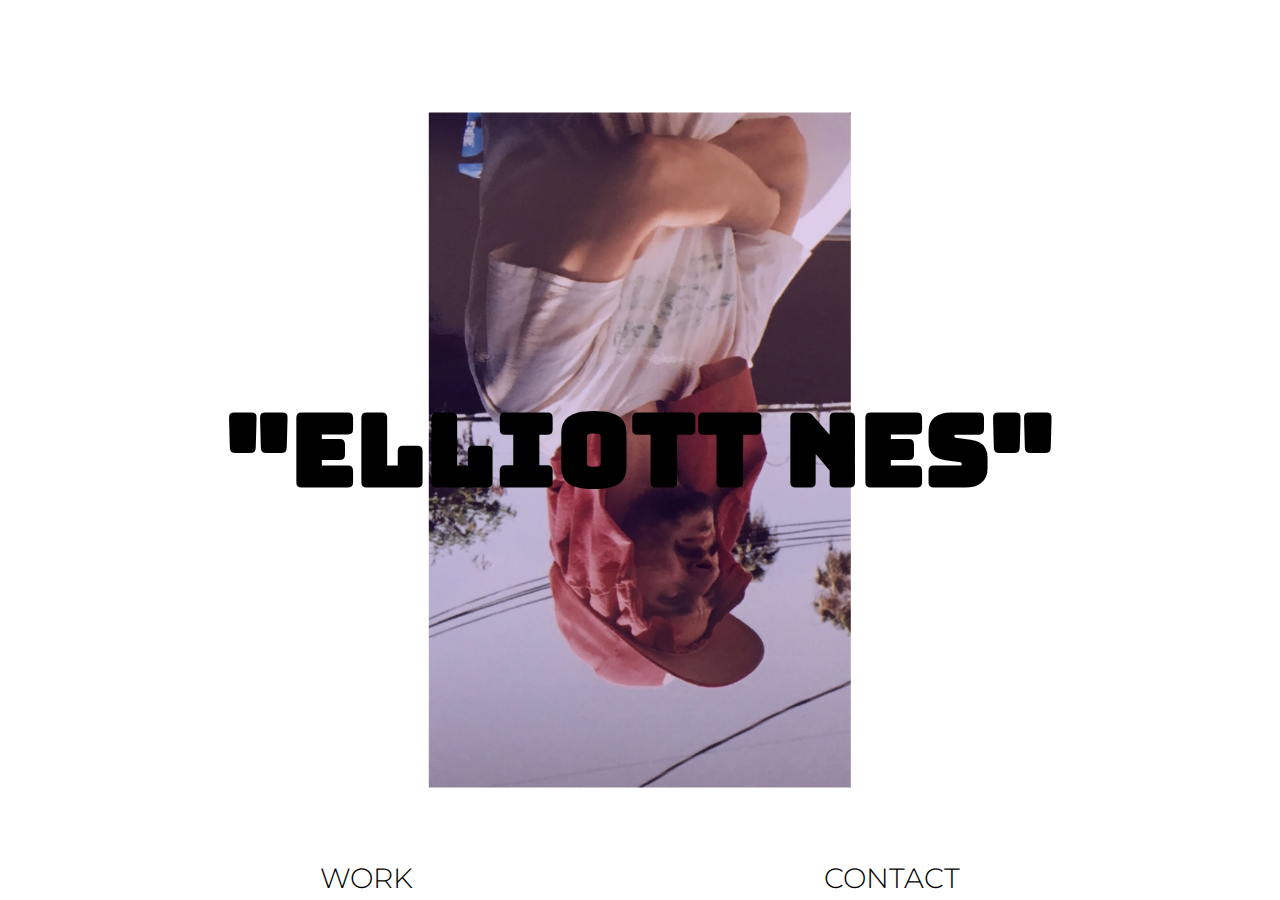
<file: index.html>
<!doctype html>
<html lang="en">

<head>
  <!-- Google tag (gtag.js) -->
  <script async src="https://www.googletagmanager.com/gtag/js?id=G-DME1W76YSR"></script>
  <script>
    window.dataLayer = window.dataLayer || [];

    function gtag() {
      dataLayer.push(arguments);
    }
    gtag('js', new Date());

    gtag('config', 'G-DME1W76YSR');
  </script>
  <meta charset="utf-8">
  <title>Elliott Nes</title>
  <meta name="description" content="">
  <meta name="viewport" content="width=device-width, initial-scale=1, shrink-to-fit=no">

  <!-- NOTE: Google Fonts -->
  <link
    href="https://fonts.googleapis.com/css2?family=Bungee+Inline&family=Montserrat:ital,wght@0,300;0,600;1,400&display=swap"
    rel="stylesheet">


  <!-- NOTE: CSS -->
  <link rel="stylesheet" href="css/style.css">
  <link rel="stylesheet" href="css/lemonade.css">

  <!-- NOTE: Java -->
  <script type="text/javascript" src="js/nav.js"></script>



  <!-- NOTE: Favicon -->
  <link rel="shortcut icon" type="image/jpg" href="images/favicon.jpg" />

</head>

<body onload="startTime()">
  <h6 class="time">
    <div id="txt">
    </div>
  </h6>

  <div class="menu-burger">
    <div id="mySidenav" class="sidenav">
      <a href="javascript:void(0)" class="closebtn" onclick="closeNav3()">&times;</a>
      <div class="overlay-content">
        <a href="index.html">HOME</a>
        </br>
        </br>
        <h6>ARTWORK</h6>
        <a href="indoor.html" id="padding8">INDOOR</a>
        <a href="mural.html" id="padding8">OUTDOOR</a>
        <H6>GRAPHIC DESIGN</H6>
        <a href="zine.html" id="padding8">ZINES</a>
        <a href="poster.html" id="padding8">POSTERS</a>
        <!-- NOTE:
        <H6>WEB DEV</H6>
        <a href="website.html" id="padding8">WEBSITES</a> -->
        <br />
        <br />
        <a href="contact.html">CONTACT</a>
      </div>


    </div>

    <div>
      <!-- Use any element to open the sidenav -->
      <p style="cursor:pointer;font-size:30px;" class="menu-burger" onclick="openNav3()">&#9776;
      </p>
    </div>
  </div>

  <h1 class="name">"ELLIOTT NES"</h1>
  <div>
    <img src="images/profile.jpg" class="profile">
  </div>

  <footer>

    <!-- NOTE: ABOUT OVERLAY -->
    <div id="myNav1" class="overlay">

      <!-- Button to close the overlay navigation -->
      <a href="javascript:void(0)" class="closebtn" onclick="closeNav1()">&times;</a>

      <!-- Overlay content -->
      <div class="overlay-content frame">
        <span class="bit-4"></span>
        <span class="bit-2">
          <h1 class="alt">Elliott Nes</h1>
          <p style="text-align:center; font-style: oblique">
            Los Angeles, CA
          </p><br />

          <img src="images/about.jpg" class="aboutimg"><br />

          <p id="emailaddress">
            ElliottNes1 (at) gmail.com
          </p>
          <p class="footer">
            <a href=" https://www.behance.net/elliottnes1" target="_blank" id="links">Behance.com/ElliottNes1</a>
            <a href="https://www.instagram.com/elliottnes1/" target="_blank"
              id="links">Instagram.com/ElliottNes1</a><br /><br />
          </p>

          <p style="font-style: oblique; text-align:center">
            “With my paintings I explore the concepts of self developement, understanding that we are all in one form or
            another, coming together, or falling apart, often both at the same time.”
          </p><br /><br />
          <hr /><br />


          <p>
            Nes has been cutting and painting stencils for over a decade. Through years of testing, adapting and growth,
            his paintings are formed through sharp lines and broken images.
            </br></br>Influenced by living in the city and interacting with people from all walks of life he appreciates
            things that aren’t perfect but still hold together. Combined with his love of graffiti he strives to reflect
            the beauty in the
            city’s dark and gritty corners - that dichotomy is what makes a place authentic.</br> </br>
            <hr /> </br> </br>
          </p>



          <h1 class="contact">Exhibitions</h1>

          <p class="footer" id="contact_date">
            2022
          </p>
          <p class="footer">
            Mural - US Bank Tower 73rd Fl., Downtown Los Angeles, CA
          </p>

          <p class="footer" id="contact_date">
            2021
          </p>

          <p class="footer">
            Save Our Venues Art Show - Los Angeles, CA
          </p>
          <p class="footer" id="contact_date">
            2020
          </p>
          <p class="footer">
            Mural - Mid-Wilshire, Los Angeles, CA
          </p>
          <p class="footer" id="contact_date">
            2019
          </p>
          <p class="footer">
            Keep It Fresh Group Exhibition - Arts District, Los Angeles, CA
          </p>
          <p class="footer" id="contact_date">
            2018
          </p>
          <p class="footer">
            Mural - Fever Recording Studios, North Hollywood, CA
          </p>
          <p class="footer" id="contact_date">
            2018
          </p>
          <p class="footer">
            Mural - Community Center South Central, Los Angeles, CA
          </p>
          <p class="footer" id="contact_date">
            2017
          </p>
          <p class="footer">
            Exhibition - Capitol Hill Art Walk Seattle, WA
          </p>

          <br /><br />
          <h1 class="contact_mobile">Press</h1><br />
          <p class="footer">
            <a href="https://abc7.com/us-bank-tower-art-graffiti-street/11664769/" target="_blank" id="font_16"> ABC7
              Los Angeles,
              2022</a><br />
            <a href="https://shoutoutla.com/meet-elliott-nes-artist/" target="_blank" id="font_16"> ShoutoutLA,
              2020</a><br />
            <a href="http://voyagela.com/interview/meet-elliott-nes-elliott-nes-mid-city/" target="_blank" id="font_16">
              Voyage LA, 2018</a>
          </p>
          <br />
          <br />
          <h1 class="contact_mobile"> Private Collections</h1><br />
          <p class="footer">
            Seattle, WA<br />
            San Francisco, CA<br />
            Los Angeles, CA
          </p>
          <br /><br /><br /><br /><br /><br />
        </span>
        <span class="bit-4"></span>
      </div>
      <span class="bit-3"></span>
    </div>

    <h5 class="about" onclick="openNav1()">CONTACT</h5>

    <!-- NOTE: WORK MENU -->
    <div id="myNav" class="overlay">

      <!-- Button to close the overlay navigation -->
      <a href="javascript:void(0)" class="closebtn" onclick="closeNav()">&times;</a>

      <!-- Overlay content -->
      <div class="overlay-content">
        <h6>ARTWORK</h6>
        <a href="indoor.html" id="padding8">INDOOR</a>
        <a href="mural.html" id="padding8">OUTDOOR</a>
        <H6>GRAPHIC DESIGN</H6>
        <a href="zine.html" id="padding8">ZINES</a>
        <a href="poster.html" id="padding8">POSTERS</a>
        <!-- NOTE:
        <H6>WEB DEV</H6>
        <a href="website.html">WEBSITES</a> -->
      </div>


    </div>

    <!-- Use any element to open/show the overlay navigation menu -->
    <h5 class="work" onclick="openNav()">WORK</h5>

  </footer>
  <h6 id="email">elliottnes1 (at) gmail.com</h5>

    <!-- NOTE:  OLD BOTTOM NAV BAR
  <div class="footer">
    <ul class="footerMenu">
      <li id="pink">
        <a href="webdev.html">WEB DEV</a>
      </li>
      <li class="dropup">
        SPRAY PAINT
        <div class="dropup-content">
          <a href="murals.html" id="pink top">MURALS</a>

          <a href="indoor.html" id="pink">INDOOR</a>
        </div>
      </li>
      <li class="dropup">
        GRAPHIC DESIGN
        <div class="dropup-content">
          <a href="zines.html" id="pink top">ZINES</a>

          <a href="posters.html" id="pink">POSTERS</a>
        </div>
      </li>
    </ul>
  </div> -->

    <!-- NOTE: LOGO AT BOTTOM -->

</body>

</html>
</file>
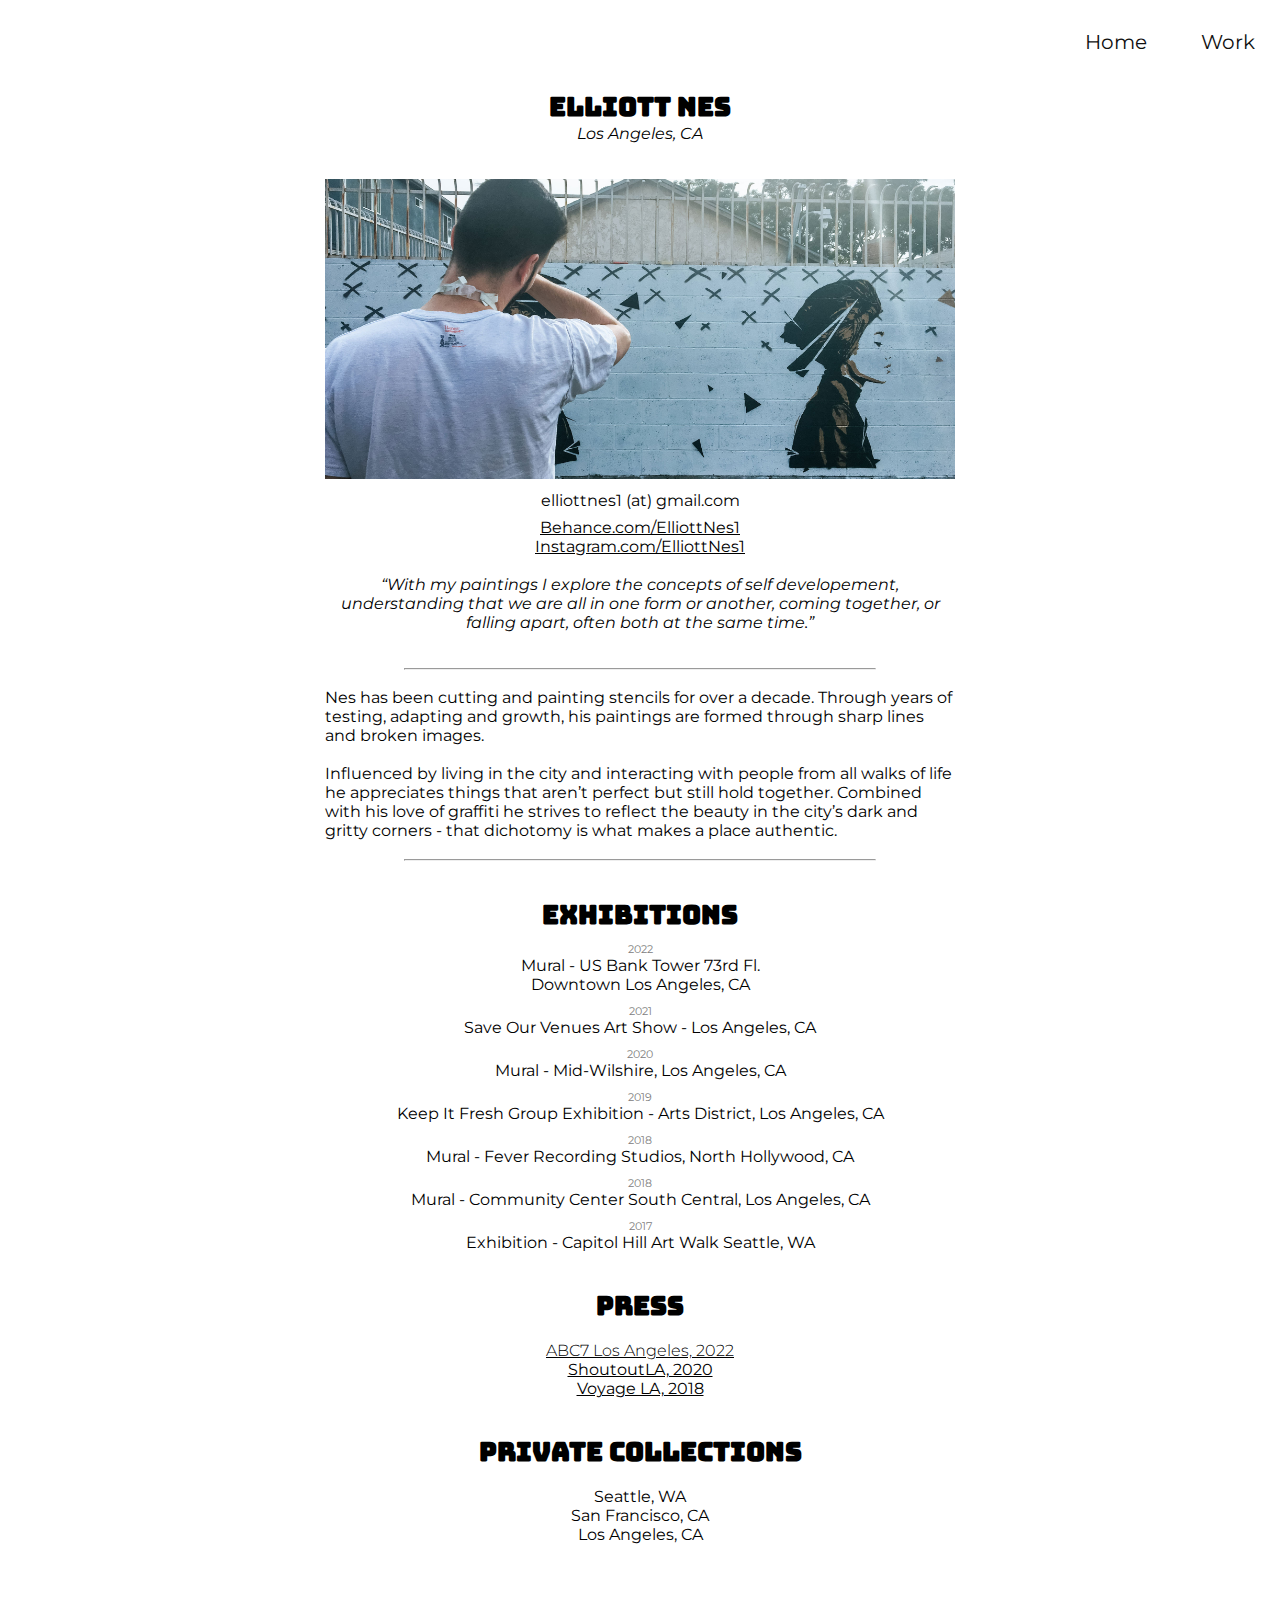
<file: contact.html>
<!doctype html>

<html lang="en">

<head>
  <!-- Google tag (gtag.js) -->
  <script async src="https://www.googletagmanager.com/gtag/js?id=G-DME1W76YSR"></script>
  <script>
    window.dataLayer = window.dataLayer || [];
    function gtag() { dataLayer.push(arguments); }
    gtag('js', new Date());

    gtag('config', 'G-DME1W76YSR');
  </script>
  <meta charset="utf-8">
  <title>Elliott Nes</title>
  <meta name="description" content="">
  <meta name="viewport" content="width=device-width, initial-scale=1, shrink-to-fit=no">


  <!-- NOTE: CSS -->
  <link rel="stylesheet" href="css/mainstyle.css">
  <link rel="stylesheet" href="css/lemonade.css">
  <link rel="stylesheet" href="css/aos.css" />

  <!-- NOTE: Java -->
  <script type="text/javascript" src="js/nav.js"></script>
  <script src="js/aos.js"></script>

  <!-- NOTE: Google Fonts -->
  <link
    href="https://fonts.googleapis.com/css2?family=Bungee+Inline&family=Montserrat:ital,wght@0,300;0,600;1,400&display=swap"
    rel="stylesheet">


  <!-- NOTE: Favicon -->
  <link rel="shortcut icon" type="image/jpg" href="images/favicon.jpg" />

</head>

<body>
  <script>
    AOS.init();
  </script>


  <!-- NOTE: NAV BAR -->
  <div class="header frame">
    <h1 class="page-title"></h1>
    <div class="menu">
      <a href="index.html" class="link">
        <div>Home</div>
        <div class="bar"></div>
      </a>


      <div id="myNav" class="overlay">

        <!-- Button to close the overlay navigation -->
        <a href="javascript:void(0)" class="closebtn" onclick="closeNav()">&times;</a>

        <!-- Overlay content -->
        <div class="overlay-content">
          <h6>ARTWORK</h6>
          <a href="indoor.html">INDOOR</a>
          <a href="mural.html">OUTDOOR</a>
          <H6>GRAPHIC DESIGN</H6>
          <a href="zine.html">ZINES</a>
          <a href="poster.html">POSTERS</a>
          <!-- NOTE:
          <H6>WEB DEV</H6>
          <a href="website.html">WEBSITES</a>-->
        </div>

      </div>

      <!-- Use any element to open/show the overlay navigation menu
      <h5 class="work" onclick="openNav()">WORK</h5> -->

      <a href="#" class="link">
        <div onclick="openNav()">Work</div>
        <div class="bar"></div>
      </a>





    </div>

    <div class="menu-burger">
      <div id="mySidenav" class="sidenav">
        <a href="javascript:void(0)" class="closebtn" onclick="closeNav3()">&times;</a>
        <div class="overlay-content">
          <a href="index.html">HOME</a>
          </br>
          </br>
          <h6>ARTWORK</h6>
          <a href="indoor.html">INDOOR</a>
          <a href="mural.html">OUTDOOR</a>
          <H6>GRAPHIC DESIGN</H6>
          <a href="zine.html">ZINES</a>
          <a href="poster.html">POSTERS</a>
          <!-- NOTE:
          <H6>WEB DEV</H6>
          <a href="website.html">WEBSITES</a> -->
        </div>


      </div>
      <div>
        <!-- Use any element to open the sidenav -->
        <p style="cursor:pointer;font-size:30px;" class="menu-burger" onclick="openNav3()">&#9776;
        </p>
      </div>
    </div>

  </div>

  <div>
    <span class="bit-4"></span>
    <span class="bit-2">
      <h1 class="contact_mobile">Elliott Nes</h1>
      <p style="text-align:center; font-style: oblique">
        Los Angeles, CA
      </p><br /><br />
      <img src="images/about.jpg" class="aboutimg"><br />


      <p>
        <div id="emailaddresscontact">
          elliottnes1 (at) gmail.com </div>
      </p>
      <p style="text-align:center">
        <a href="https://www.behance.net/elliottnes1" target="_blank"
          id="links-contact">Behance.com/ElliottNes1</a></br>
        <a href="https://www.instagram.com/elliottnes1/" target="_blank"
          id="links-contact">Instagram.com/ElliottNes1</a><br /><br />
      </p>

      <p style="font-style: oblique; text-align:center">
        “With my paintings I explore the concepts of self developement, understanding that we are all in one form or
        another, coming together, or falling apart, often both at the same time.”
      </p><br /><br />
      <hr /><br />


      <p>
        Nes has been cutting and painting stencils for over a decade. Through years of testing, adapting and growth, his
        paintings are formed through sharp lines and broken images.
        </br></br>Influenced by living in the city and interacting with people from all walks of life he appreciates
        things that aren’t perfect but still hold together. Combined with his love of graffiti he strives to reflect the
        beauty in the city’s
        dark and gritty corners - that dichotomy is what makes a place authentic.</br> </br>
        <hr /> </br> </br>
      </p>

      <h1 class="contact_mobile">Exhibitions</h1>
      <p class="footer" id="contact_date">
            2022
          </p>
          <p class="footer">
            Mural - US Bank Tower 73rd Fl. <br/>Downtown Los Angeles, CA
      </p>
      <p class="footer" id="contact_date">
        2021
      </p>
      <p class="footer">
        Save Our Venues Art Show - Los Angeles, CA
      </p>
      <p class="footer" id="contact_date">
        2020
      </p>
      <p class="footer">
        Mural - Mid-Wilshire, Los Angeles, CA
      </p>
      <p class="footer" id="contact_date">
        2019
      </p>
      <p class="footer">
        Keep It Fresh Group Exhibition - Arts District, Los Angeles, CA
      </p>
      <p class="footer" id="contact_date">
        2018
      </p>
      <p class="footer">
        Mural - Fever Recording Studios, North Hollywood, CA
      </p>
      <p class="footer" id="contact_date">
        2018
      </p>
      <p class="footer">
        Mural - Community Center South Central, Los Angeles, CA
      </p>
      <p class="footer" id="contact_date">
        2017
      </p>
      <p class="footer">
        Exhibition - Capitol Hill Art Walk Seattle, WA
      </p>

     
      <br /><br />
      <h1 class="contact_mobile">Press</h1><br />
      <p class="footer">
        <a href="https://abc7.com/us-bank-tower-art-graffiti-street/11664769/" target="_blank" id="font_16"> ABC7 Los Angeles,
        2022</a><br/>
        <a href="https://shoutoutla.com/meet-elliott-nes-artist/" target="_blank"> ShoutoutLA, 2020</a><br />
        <a href="http://voyagela.com/interview/meet-elliott-nes-elliott-nes-mid-city/" target="_blank">
          Voyage LA, 2018</a>
      </p>
       <br />
      <br />
      <h1 class="contact_mobile"> Private Collections</h1><br />
      <p class="footer">
        Seattle, WA<br />
        San Francisco, CA<br />
        Los Angeles, CA
      </p>
      <br /><br /><br /><br /><br /><br />
    </span>
    <span class="bit-4"></span>
  </div>

  </div>
</body>
</file>
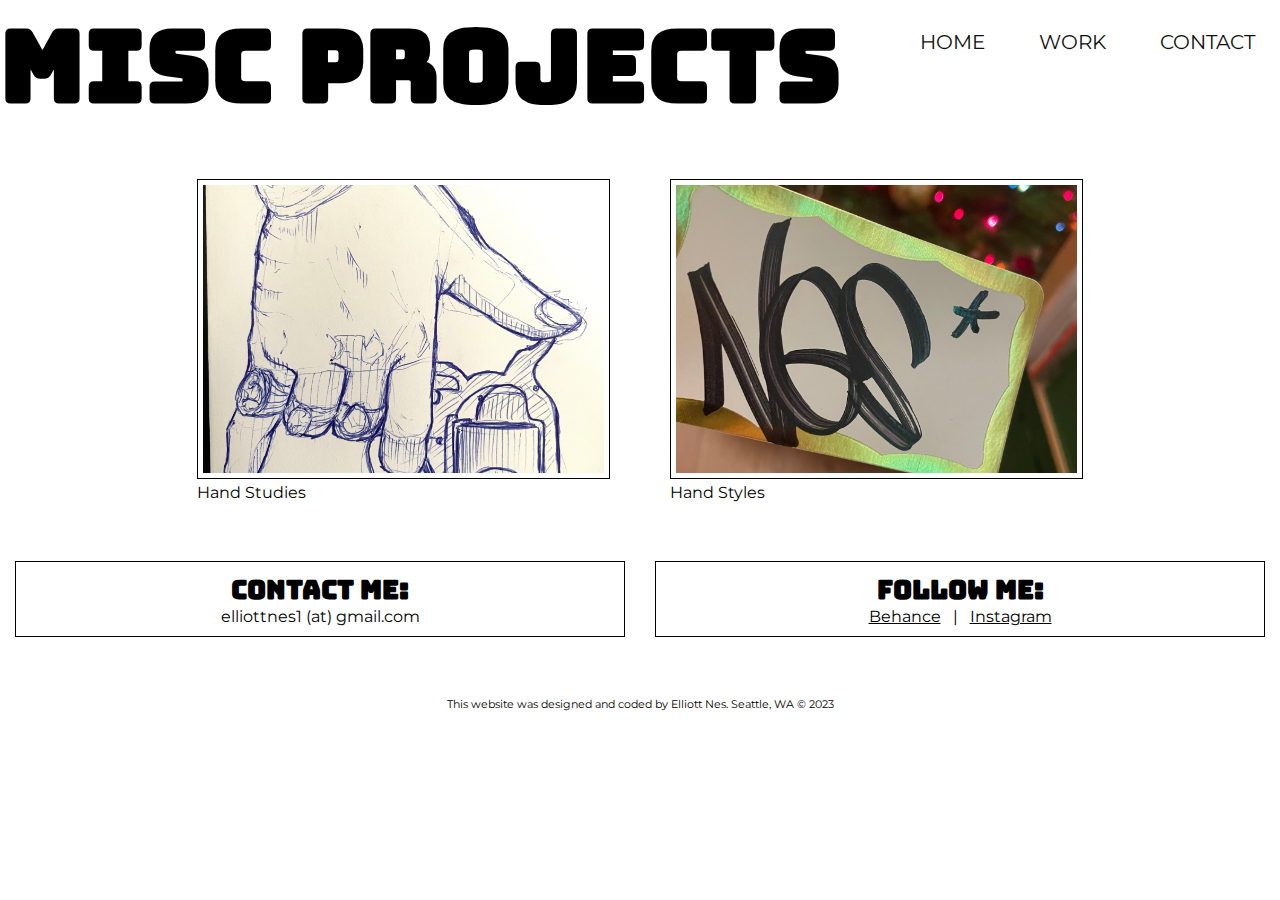
<file: misc.html>
<!doctype html>

<html lang="en">

<head>
  <!-- Google tag (gtag.js) -->
  <script async src="https://www.googletagmanager.com/gtag/js?id=G-DME1W76YSR"></script>
  <script>
    window.dataLayer = window.dataLayer || [];

    function gtag() {
      dataLayer.push(arguments);
    }
    gtag('js', new Date());

    gtag('config', 'G-DME1W76YSR');
  </script>
  <meta charset="utf-8">
  <title>Elliott Nes</title>
  <meta name="description" content="">
  <meta name="viewport" content="width=device-width, initial-scale=1, shrink-to-fit=no">


  <!-- NOTE: CSS -->
  <link rel="stylesheet" href="css/mainstyle.css">
  <link rel="stylesheet" href="css/lemonade.css">
  <link rel="stylesheet" href="css/aos.css" />

  <!-- NOTE: Java -->
  <script type="text/javascript" src="js/nav.js"></script>
  <script src="js/aos.js"></script>

  <!-- NOTE: Google Fonts -->
  <link
    href="https://fonts.googleapis.com/css2?family=Bungee+Inline&family=Montserrat:ital,wght@0,300;0,600;1,400&display=swap"
    rel="stylesheet">


  <!-- NOTE: Favicon -->
  <link rel="shortcut icon" type="image/jpg" href="images/favicon.jpg" />

</head>

<body>
  <script>
    AOS.init();
  </script>


  <!-- NOTE: NAV BAR -->
  <div class="header frame">
    <h1 class="page-title">MISC PROJECTS</h1>
    <div class="menu">
      <a href="index.html" class="link">
        <div>HOME</div>
        <div class="bar"></div>
      </a>


      <div id="myNav" class="overlay">

        <!-- Button to close the overlay navigation -->
        <a href="javascript:void(0)" class="closebtn" onclick="closeNav()">&times;</a>

        <!-- Overlay content -->
        <div class="overlay-content">
          <h6>ARTWORK</h6>
          <a href="indoor.html" id="padding8">INDOOR</a>
          <a href="mural.html" id="padding8">OUTDOOR</a>
          <H6>GRAPHIC DESIGN</H6>
          <a href="zine.html" id="padding8">ZINES</a>
          <a href="poster.html" id="padding8">POSTERS</a>
          <!-- NOTE:
          <H6>WEB DEV</H6>
          <a href="website.html">WEBSITES</a>-->
        </div>

      </div>

      <!-- Use any element to open/show the overlay navigation menu
      <h5 class="work" onclick="openNav()">WORK</h5> -->

      <a href="#" class="link">
        <div onclick="openNav()">WORK</div>
        <div class="bar"></div>
      </a>


      <div id="myNav1" class="overlay">

        <!-- Button to close the overlay navigation -->
        <a href="javascript:void(0)" class="closebtn" onclick="closeNav1()">&times;</a>

        <!-- Overlay content -->
        <div class="overlay-content frame">
          <span class="bit-4"></span>
          <span class="bit-2">
            <h1 class="alt">Elliott Nes</h1>
            <p style="text-align:center; font-style: oblique">
              Los Angeles, CA
            </p><br />

            <img src="images/about.jpg" class="aboutimg"><br />

            <p id="emailaddress">
              ElliottNes1 (at) gmail.com
            </p>
            <p class="footer">
              <a href=" https://www.behance.net/elliottnes1" target="_blank" id="links">Behance.com/ElliottNes1</a>
              <a href="https://www.instagram.com/elliottnes1/" target="_blank"
                id="links">Instagram.com/ElliottNes1</a><br /><br />
            </p>

            <p style="font-style: oblique; text-align:center">
              “With my paintings I explore the concepts of self developement, understanding that we are all in one form
              or another, coming together, or falling apart, often both at the same time.”
            </p><br /><br />
            <hr /><br />


            <p>
              Nes has been cutting and painting stencils for over a decade. Through years of testing, adapting and
              growth, his paintings are formed through sharp lines and broken images.
              </br></br>Influenced by living in the city and interacting with people from all walks of life he
              appreciates things that aren’t perfect but still hold together. Combined with his love of graffiti he
              strives to reflect the beauty in the
              city’s dark and gritty corners - that dichotomy is what makes a place authentic.</br> </br>
              <hr /> </br> </br>
            </p>


            <h1 class="contact">Exhibitions</h1>
            <p class="footer" id="contact_date">
              2022
            </p>
            <p class="footer">
              Mural - US Bank Tower 73rd Fl., Downtown Los Angeles, CA
            </p>
            <p class="footer" id="contact_date">
              2021
            </p>
            <p class="footer">
              Save Our Venues Art Show - Los Angeles, CA
            </p>
            <p class="footer" id="contact_date">
              2020
            </p>
            <p class="footer">
              Mural - Mid-Wilshire, Los Angeles, CA
            </p>
            <p class="footer" id="contact_date">
              2019
            </p>
            <p class="footer">
              Keep It Fresh Group Exhibition - Arts District, Los Angeles, CA
            </p>
            <p class="footer" id="contact_date">
              2018
            </p>
            <p class="footer">
              Mural - Fever Recording Studios, North Hollywood, CA
            </p>
            <p class="footer" id="contact_date">
              2018
            </p>
            <p class="footer">
              Mural - Community Center South Central, Los Angeles, CA
            </p>
            <p class="footer" id="contact_date">
              2017
            </p>
            <p class="footer">
              Exhibition - Capitol Hill Art Walk Seattle, WA
            </p>

            <br /><br />
            <h1 class="contact_mobile">Press</h1><br />
            <p class="footer">
              <a href="https://abc7.com/us-bank-tower-art-graffiti-street/11664769/" target="_blank" id="font_16"> ABC7
                Los Angeles,
                2022</a><br />
              <a href="https://shoutoutla.com/meet-elliott-nes-artist/" target="_blank" id="font_16"> ShoutoutLA,
                2020</a><br />
              <a href="http://voyagela.com/interview/meet-elliott-nes-elliott-nes-mid-city/" target="_blank"
                id="font_16">
                Voyage LA, 2018</a>
            </p>
            <br />
            <br />
            <h1 class="contact_mobile"> Private Collections</h1><br />
            <p class="footer">
              Seattle, WA<br />
              San Francisco, CA<br />
              Los Angeles, CA
            </p>
            <br /><br /><br /><br /><br /><br />
          </span>
          <span class="bit-4"></span>
        </div>
        <span class="bit-3"></span>
      </div>

      <!-- NOTE:   <h5 class="about" onclick="openNav1()">ABOUT</h5>-->
      <a href="#" class="link">
        <div onclick="openNav1()">CONTACT</div>
        <div class="bar"></div>
      </a>

    </div>

    <div class="menu-burger">
      <div id="mySidenav" class="sidenav">
        <a href="javascript:void(0)" class="closebtn" onclick="closeNav3()">&times;</a>
        <div class="overlay-content">
          <a href="index.html">HOME</a>
          </br>
          </br>
          <h6>ARTWORK</h6>
          <a href="indoor.html">INDOOR</a>
          <a href="mural.html">OUTDOOR</a>
          <H6>GRAPHIC DESIGN</H6>
          <a href="zine.html">ZINES</a>
          <a href="poster.html">POSTERS</a>
          <!-- NOTE:
          <H6>WEB DEV</H6>
          <a href="website.html">WEBSITES</a>-->
          <br />
          <br />
          <a href="contact.html">CONTACT</a>
        </div>


      </div>
      <div>
        <!-- Use any element to open the sidenav -->
        <p style="cursor:pointer;font-size:30px;" class="menu-burger" onclick="openNav3()">&#9776;
        </p>
      </div>
    </div>

  </div>

  <!-- NOTE: CONTENT -->

  <div class="frame" id="footer-margin">
    <div class="bit-15">
    </div>
    <div class="bit-33 ">
      <img class="mischeight" id="mobile-top" src="images/misc/hands/IMG_8001.jpg" alt="">
      <p>Hand Studies</p>
    </div>


    <div class="bit-4percent">
    </div>






    <div class="bit-33 ">
      <img class="mischeight" id="mobile-top" src="images/misc/handstyle/IMG_0166.jpg">
      <p>Hand Styles</p>
    </div>
    <div class="bit-15">
    </div>

  </div>


  <footer id="footer-margin">
    <div class="frame">


      <div class="bit-2">
        <div class="footerbox">
          <h1 class="footer">Contact me:</h1>
          <p class="footer">
            elliottnes1 (at) gmail.com<br />
          </p>
        </div>
      </div>
      <div class="bit-2">
        <div class="footerbox">
          <h1 class="footer">Follow me:
          </h1>
          <p class="footer">
            <a href="https://www.behance.net/elliottnes1" target="_blank">Behance</a>&nbsp;&nbsp; | &nbsp;&nbsp;<a
              href="https://www.instagram.com/elliottnes1/" target="_blank">Instagram</a>
          </p>
        </div>
      </div>

    </div>
    <div class="frame">


      <div class="bit-1">
        <p class="footer copyright">
          This website was designed and coded by Elliott Nes. Seattle, WA &copy; 2023
        </p>

      </div>
    </div>

  </footer>

</body>
</file>
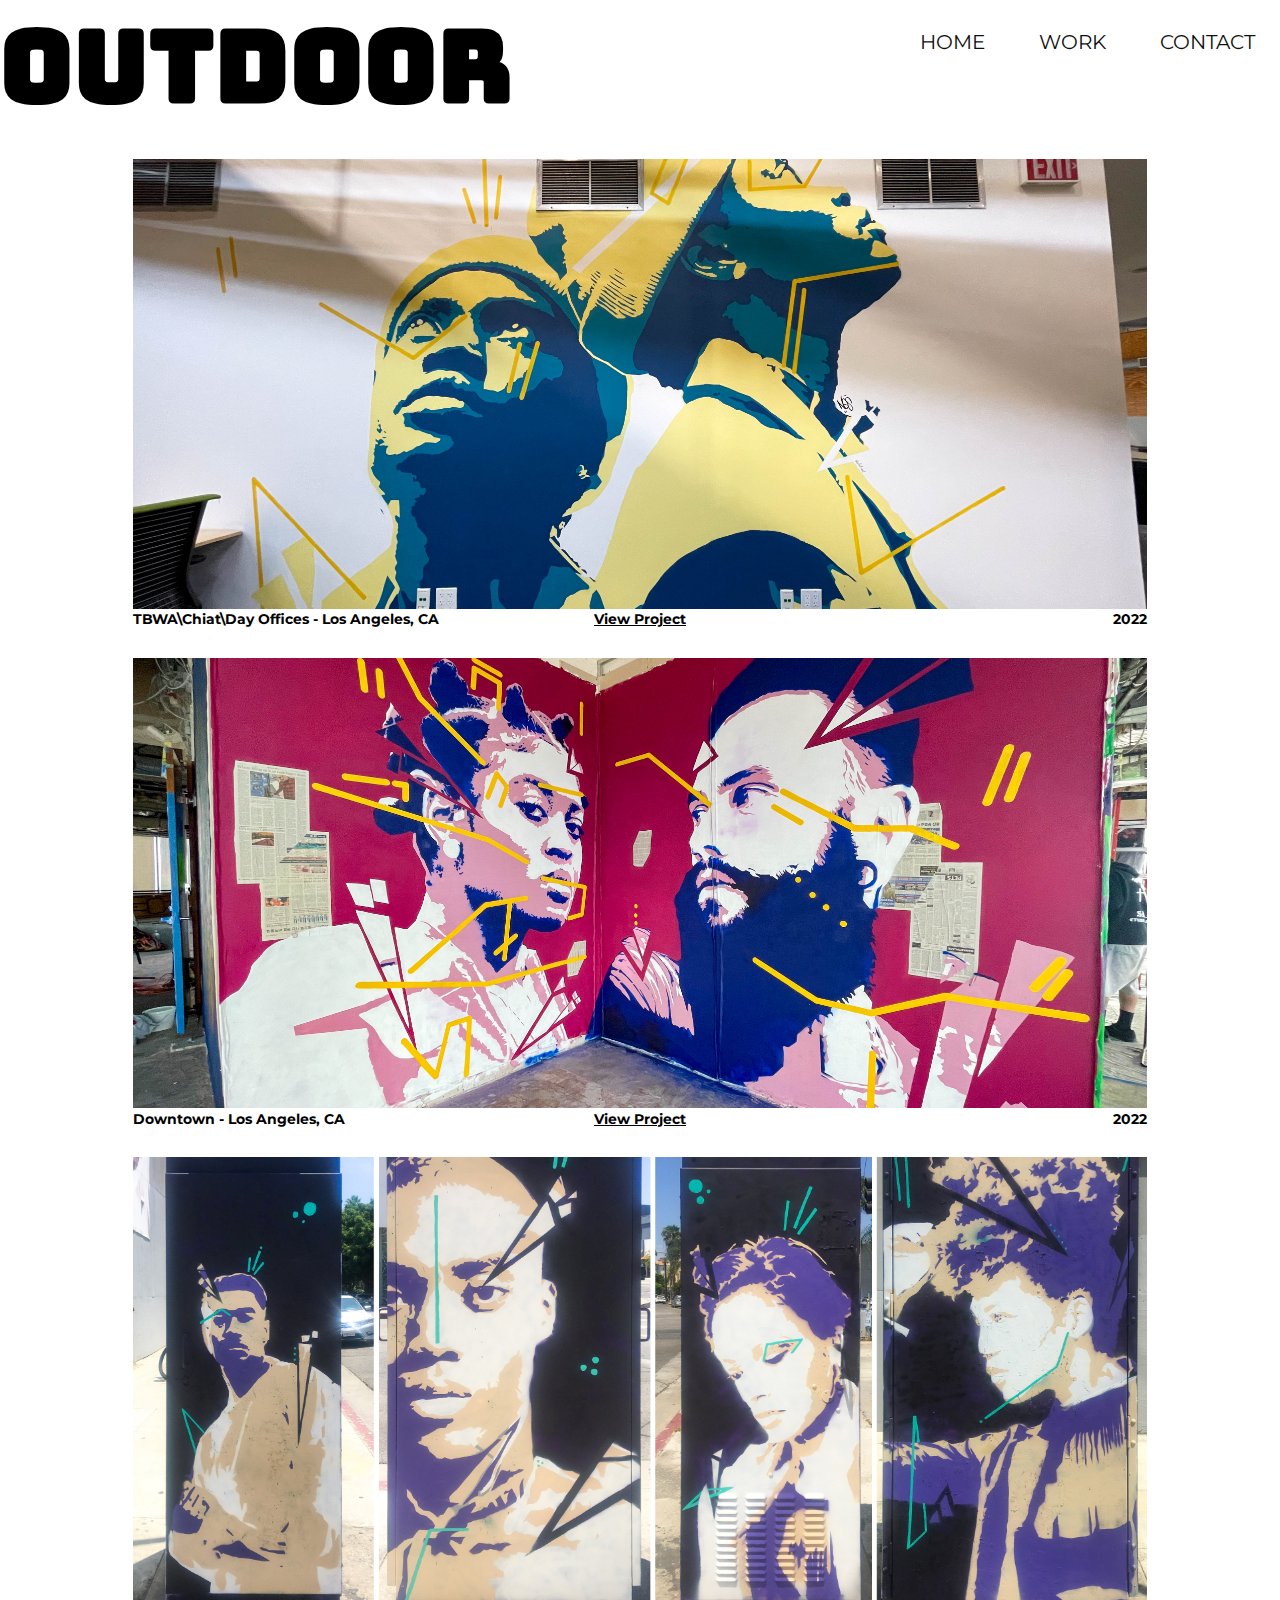
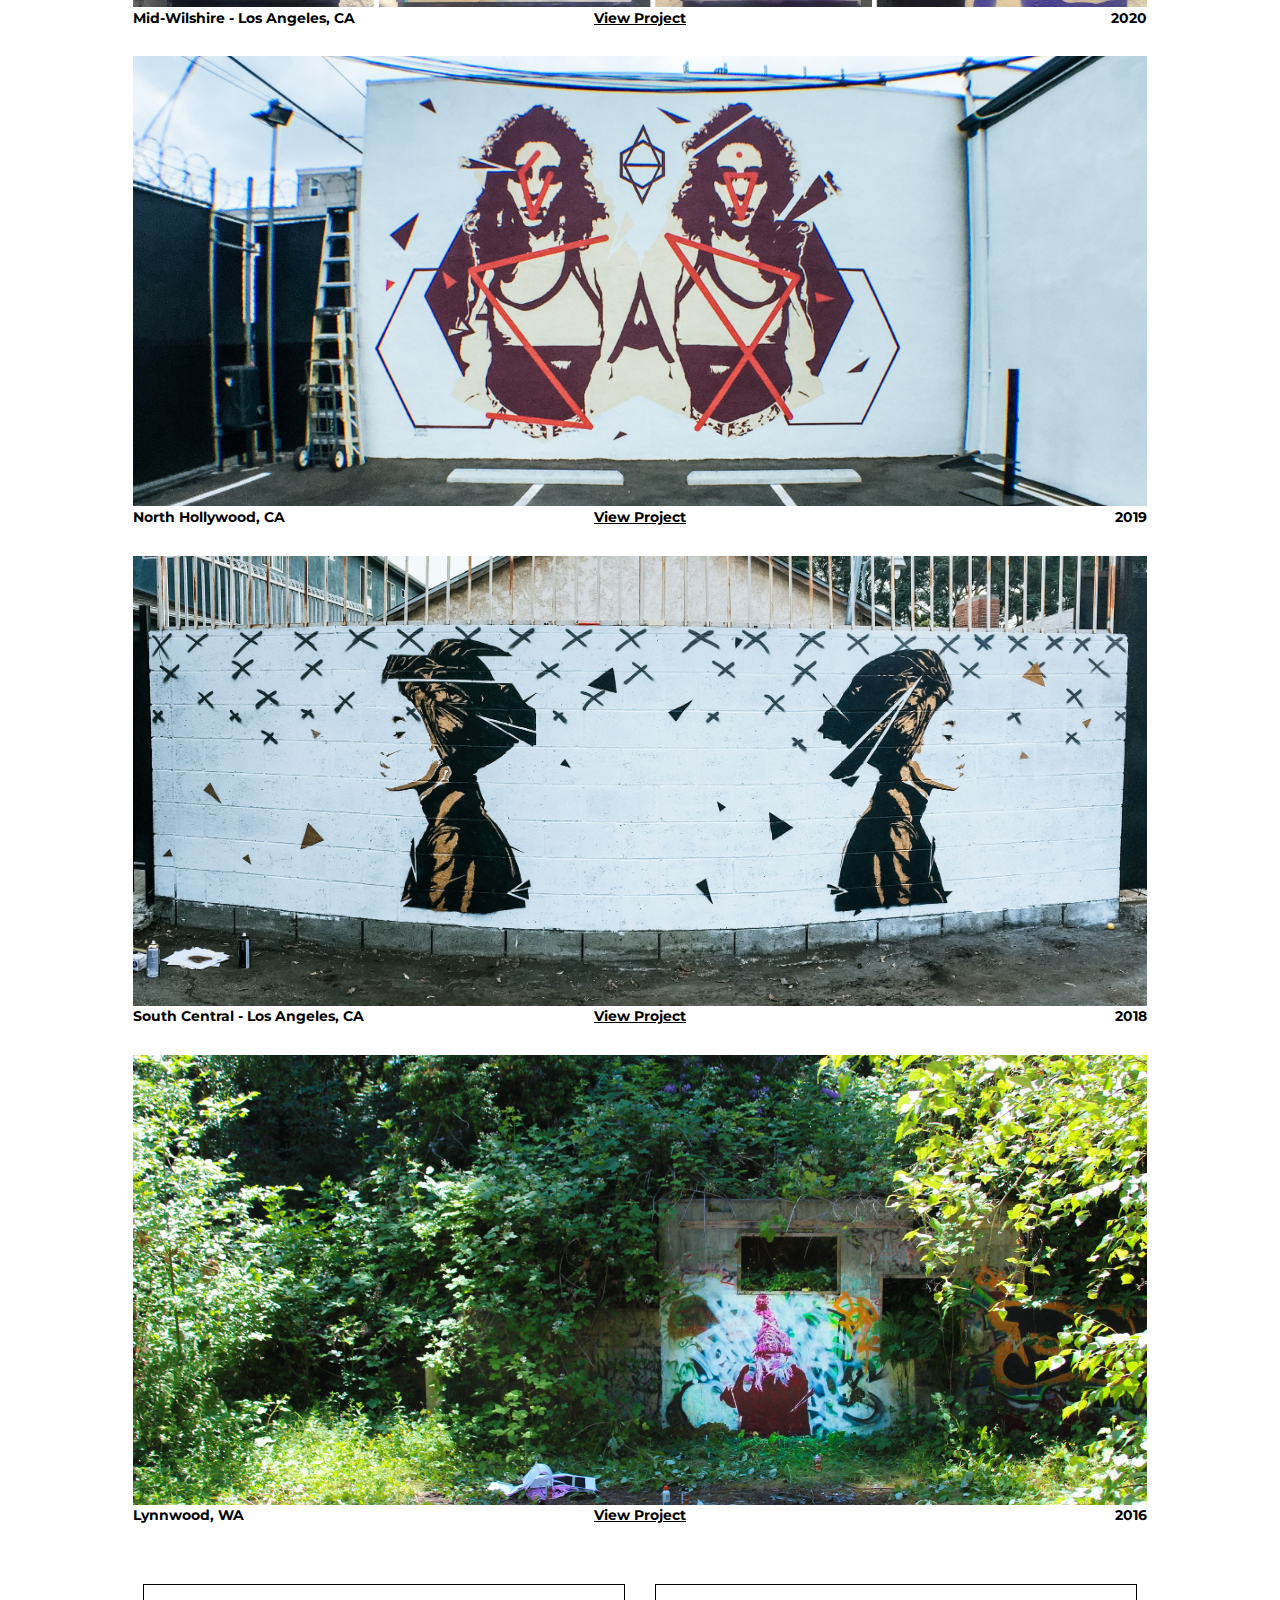
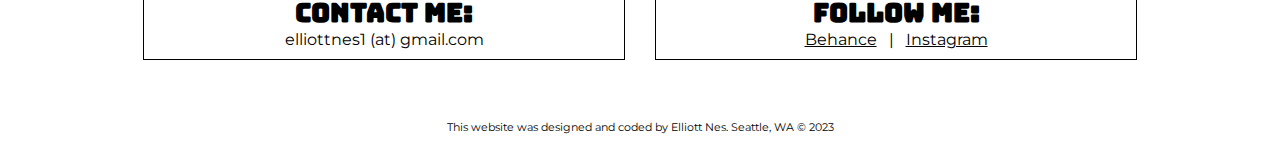
<file: mural.html>
<!doctype html>

<html lang="en">

<head>
  <!-- Google tag (gtag.js) -->
  <script async src="https://www.googletagmanager.com/gtag/js?id=G-DME1W76YSR"></script>
  <script>
    window.dataLayer = window.dataLayer || [];

    function gtag() {
      dataLayer.push(arguments);
    }
    gtag('js', new Date());

    gtag('config', 'G-DME1W76YSR');
  </script>
  <meta charset="utf-8">
  <title>Elliott Nes</title>
  <meta name="description" content="">
  <meta name="viewport" content="width=device-width, initial-scale=1, shrink-to-fit=no">


  <!-- NOTE: CSS -->
  <link rel="stylesheet" href="css/mainstyle.css">
  <link rel="stylesheet" href="css/lemonade.css">
  <link rel="stylesheet" href="css/aos.css" />

  <!-- NOTE: Java -->
  <script type="text/javascript" src="js/nav.js"></script>
  <script src="js/aos.js"></script>

  <!-- NOTE: Google Fonts -->
  <link
    href="https://fonts.googleapis.com/css2?family=Bungee+Inline&family=Montserrat:ital,wght@0,300;0,600;1,400&display=swap"
    rel="stylesheet">


  <!-- NOTE: Favicon -->
  <link rel="shortcut icon" type="image/jpg" href="images/favicon.jpg" />

</head>

<body>
  <script>
    AOS.init();
  </script>
  <!-- NOTE: TITLE -->


  <!-- NOTE: NAV BAR -->
  <div class="header frame">
    <h1 class="page-title">OUTDOOR</h1>
    <div class="menu">
      <a href="index.html" class="link">
        <div>HOME</div>
        <div class="bar"></div>
      </a>


      <div id="myNav" class="overlay">

        <!-- Button to close the overlay navigation -->
        <a href="javascript:void(0)" class="closebtn" onclick="closeNav()">&times;</a>

        <!-- Overlay content -->
        <div class="overlay-content">
          <h6>ARTWORK</h6>
          <a href="indoor.html" id="padding8">INDOOR</a>
          <a href="mural.html" id="padding8">OUTDOOR</a>
          <H6>GRAPHIC DESIGN</H6>
          <a href="zine.html" id="padding8">ZINES</a>
          <a href="poster.html" id="padding8">POSTERS</a>
          <!-- NOTE:
          <H6>WEB DEV</H6>
          <a href="website.html">WEBSITES</a>-->
        </div>

      </div>

      <!-- Use any element to open/show the overlay navigation menu
      <h5 class="work" onclick="openNav()">WORK</h5> -->

      <a href="#" class="link">
        <div onclick="openNav()">WORK</div>
        <div class="bar"></div>
      </a>


      <div id="myNav1" class="overlay">

        <!-- Button to close the overlay navigation -->
        <a href="javascript:void(0)" class="closebtn" onclick="closeNav1()">&times;</a>

        <!-- Overlay content -->
        <div class="overlay-content frame">
          <span class="bit-4"></span>
          <span class="bit-2">
            <h1 class="alt">Elliott Nes</h1>
            <p style="text-align:center; font-style: oblique">
              Los Angeles, CA
            </p><br />

            <img src="images/about.jpg" class="aboutimg"><br />

            <p id="emailaddress">
              ElliottNes1 (at) gmail.com
            </p>
            <p class="footer">
              <a href=" https://www.behance.net/elliottnes1" target="_blank" id="links">Behance.com/ElliottNes1</a>
              <a href="https://www.instagram.com/elliottnes1/" target="_blank"
                id="links">Instagram.com/ElliottNes1</a><br /><br />
            </p>

            <p style="font-style: oblique; text-align:center">
              “With my paintings I explore the concepts of self developement, understanding that we are all in one form
              or another, coming together, or falling apart, often both at the same time.”
            </p><br /><br />
            <hr /><br />


            <p>
              Nes has been cutting and painting stencils for over a decade. Through years of testing, adapting and
              growth, his paintings are formed through sharp lines and broken images.
              </br></br>Influenced by living in the city and interacting with people from all walks of life he
              appreciates things that aren’t perfect but still hold together. Combined with his love of graffiti he
              strives to reflect the beauty in the
              city’s dark and gritty corners - that dichotomy is what makes a place authentic.</br> </br>
              <hr /> </br> </br>
            </p>


            <h1 class="contact">Exhibitions</h1>
            <p class="footer" id="contact_date">
              2022
            </p>
            <p class="footer">
              Mural - US Bank Tower 73rd Fl., Downtown Los Angeles, CA
            </p>
            <p class="footer" id="contact_date">
              2021
            </p>
            <p class="footer">
              Save Our Venues Art Show - Los Angeles, CA
            </p>
            <p class="footer" id="contact_date">
              2020
            </p>
            <p class="footer">
              Mural - Mid-Wilshire, Los Angeles, CA
            </p>
            <p class="footer" id="contact_date">
              2019
            </p>
            <p class="footer">
              Keep It Fresh Group Exhibition - Arts District, Los Angeles, CA
            </p>
            <p class="footer" id="contact_date">
              2018
            </p>
            <p class="footer">
              Mural - Fever Recording Studios North Hollywood, CA
            </p>
            <p class="footer" id="contact_date">
              2018
            </p>
            <p class="footer">
              Mural - Community Center South Central, Los Angeles, CA
            </p>
            <p class="footer" id="contact_date">
              2017
            </p>
            <p class="footer">
              Exhibition - Capitol Hill Art Walk Seattle, WA
            </p>

            <br /><br />
            <h1 class="contact_mobile">Press</h1><br />
            <p class="footer">
              <a href="https://abc7.com/us-bank-tower-art-graffiti-street/11664769/" target="_blank" id="font_16"> ABC7
                Los Angeles,
                2022</a><br />
              <a href="https://shoutoutla.com/meet-elliott-nes-artist/" target="_blank" id="font_16"> ShoutoutLA,
                2020</a><br />
              <a href="http://voyagela.com/interview/meet-elliott-nes-elliott-nes-mid-city/" target="_blank"
                id="font_16">
                Voyage LA, 2018</a>
            </p>
            <br />
            <br />
            <h1 class="contact_mobile"> Private Collections</h1><br />
            <p class="footer">
              Seattle, WA<br />
              San Francisco, CA<br />
              Los Angeles, CA
            </p>
            <br /><br /><br /><br /><br /><br />
          </span>
          <span class="bit-4"></span>
        </div>
        <span class="bit-3"></span>
      </div>

      <!-- NOTE:   <h5 class="about" onclick="openNav1()">ABOUT</h5>-->
      <a href="#" class="link">
        <div onclick="openNav1()">CONTACT</div>
        <div class="bar"></div>
      </a>

    </div>

    <div class="menu-burger">
      <div id="mySidenav" class="sidenav">
        <a href="javascript:void(0)" class="closebtn" onclick="closeNav3()">&times;</a>
        <div class="overlay-content">
          <a href="index.html">HOME</a>
          </br>
          </br>
          <h6>ARTWORK</h6>
          <a href="indoor.html">INDOOR</a>
          <a href="mural.html">OUTDOOR</a>
          <H6>GRAPHIC DESIGN</H6>
          <a href="zine.html">ZINES</a>
          <a href="poster.html">POSTERS</a>
          <!-- NOTE:
          <H6>WEB DEV</H6>
          <a href="website.html">WEBSITES</a> -->
          <br />
          <br />
          <a href="contact.html">CONTACT</a>
        </div>


      </div>
      <div>
        <!-- Use any element to open the sidenav -->
        <p style="cursor:pointer;font-size:30px;" class="menu-burger" onclick="openNav3()">&#9776;
        </p>
      </div>
    </div>


    <!-- NOTE:
  <div class="frame description">
    <p class="bit-2 intro">
      Painting murals up and down the West Coast over the past 8 years from 500sq ft to 12sq ft. Click on each for more details on Behance.
    </p>
  </div>-->



<div class="frame" style="margin-left: 10%; margin-right: 10%;">
    <div class="frame">
      <div class="bit-1" id="mobile-top">
        <img src="images/murals/IMG_4925.jpg" class="img-fluid muralheight" />
      </div>
    </div>
    <div class="frame">
      <div class="bit-40" id="muraltext">
        <h3 style="text-align:left">TBWA\Chiat\Day Offices - Los Angeles, CA</h3>
      </div>
      <div class="bit-50" style="text-align:center" id="muraltext">
        <h3><a href="https://www.behance.net/gallery/160451211/UPWARDS-Mural" target="_blank">View Project</a>
        </h3>
      </div>
      <div class="bit-40 date" id="muraltext">
        <h3>2022</h3>
      </div>
    </div>


    <div class="frame">
      <div class="bit-1">
        <img src="images/murals/SkyHigh.jpg" class="img-fluid muralheight" />
      </div>
    </div>
    <div class="frame">
      <div class="bit-40" id="muraltext">
        <h3 style="text-align:left">Downtown - Los Angeles, CA</h3>
      </div>
      <div class="bit-50" style="text-align:center" id="muraltext">
        <h3><a href="https://www.behance.net/gallery/143805117/In-the-Heavens-22-mural" target="_blank">View Project</a>
        </h3>
      </div>
      <div class="bit-40 date" id="muraltext">
        <h3>2022</h3>
      </div>
    </div>
    <!-- NOTE:  <div class="frame" >
    <div class="bit-125">
    </div>
    <div class="bit-75" style="text-align:center; font-size: 11px;">
        <p>Mural was created as part of the SkyHigh program bringing art to the highest points west of the Mississippi. Nes,
      along with 15 other artists worked to create murals on the top floor of the US Bank Town in Downtown Los Angeles.
      The work is inspired by the city. In this mural Nes showcases both the ever changing nature of people but also how
      that is reflected with the everchanging landscape of Los Angeles. The yellow ornamentation follows the street maps
      of Mid-City (left) where the artist was based, and downtown where the mural lives (riht).
      <br>
      170 sq. ft., 28 hours at the wall from Mar 12 - Mar 19 2022.
        </p>
    </div>
    <div class="bit-125">
    </div>> 
  </div>
-->



    <div class="frame">
      <div class="bit-1">
        <img src="images/murals/ElectricBox.jpg" class="img-fluid muralheight" />
      </div>
    </div>
    <div class="frame">
      <div class="bit-40" id="muraltext">
        <h3 style="text-align:left">Mid-Wilshire - Los Angeles, CA</h3>
      </div>
      <div class="bit-50" style="text-align:center" id="muraltext">
        <h3><a href="https://www.behance.net/gallery/106761081/Los-Angeles-Electric-Box" target="_blank">View
            Project</a></h3>
      </div>
      <div class="bit-40 date" id="muraltext">
        <h3>2020</h3>
      </div>

    </div>

    <div class="frame">
      <div class="bit-1">
        <img src="images/murals/NoHoMural.jpg" class="img-fluid muralheight" />
      </div>
    </div>
    <div class="frame">
      <div class="bit-40" id="muraltext">
        <h3 style="text-align:left">North Hollywood, CA</h3>
      </div>
      <div class="bit-50" style="text-align:center" id="muraltext">
        <h3><a href="https://www.behance.net/gallery/67925459/Constellations-Mural" target="_blank">View Project</a>
        </h3>
      </div>
      <div class="bit-40 date" id="muraltext">
        <h3>2019</h3>
      </div>
    </div>
    <div class="frame">
      <div class="bit-1">
        <img src="images/murals/SCentralMural.jpg" class="img-fluid muralheight" />
      </div>
    </div>
    <div class="frame">
      <div class="bit-40" id="muraltext">
        <h3 style="text-align:left">South Central - Los Angeles, CA</h3>
      </div>
      <div class="bit-50" id="muraltext" style="text-align:center">
        <h3><a href="https://www.behance.net/gallery/60801761/Black-and-Gold-Mural" target="_blank">View Project</a>
        </h3>
      </div>
      <div class="bit-40 date" id="muraltext">
        <h3>2018</h3>
      </div>
    </div>

    <div class="frame">
      <div class="bit-1">
        <img src="images/murals/Lynnwood.jpg" class="img-fluid muralheight" />
      </div>
    </div>
    <div class="frame">
      <div class="bit-40" id="muraltext">
        <h3 style="text-align:left">Lynnwood, WA</h3>
      </div>
      <div class="bit-50" id="muraltext" style="text-align:center">
        <h3><a href="https://www.behance.net/gallery/27368171/A-Half-Formed-Thought-Mural" target="_blank">View
            Project</a></h3>
      </div>
      <div class="bit-40 date" id="muraltext">
        <h3>2016</h3>
      </div>
    </div>

    <!-- NOTE: Imagery Frame 3 column
  <div class="frame">
    <div class="bit-125">
    </div>
    <div class="bit-25">
<
    </div>
    <div class="bit-25"> </div>
    <div class="bit-25"></div>
    <div class="bit-125">
    </div>
  </div> -->
    <footer id="footer-margin">
      <div class="frame">


        <div class="bit-2">
          <div class="footerbox">
            <h1 class="footer">Contact me:</h1>
            <p class="footer">
              elliottnes1 (at) gmail.com<br />
            </p>
          </div>
        </div>
        <div class="bit-2">
          <div class="footerbox">
            <h1 class="footer">Follow me:
            </h1>
            <p class="footer">
              <a href="https://www.behance.net/elliottnes1" target="_blank">Behance</a>&nbsp;&nbsp; | &nbsp;&nbsp;<a
                href="https://www.instagram.com/elliottnes1/" target="_blank">Instagram</a>
            </p>
          </div>
        </div>

      </div>
      <div class="frame">


        <div class="bit-1">
          <p class="footer copyright">
            This website was designed and coded by Elliott Nes. Seattle, WA &copy; 2023
          </p>

        </div>
      </div>

    </footer>
    </div>
</body>
</file>
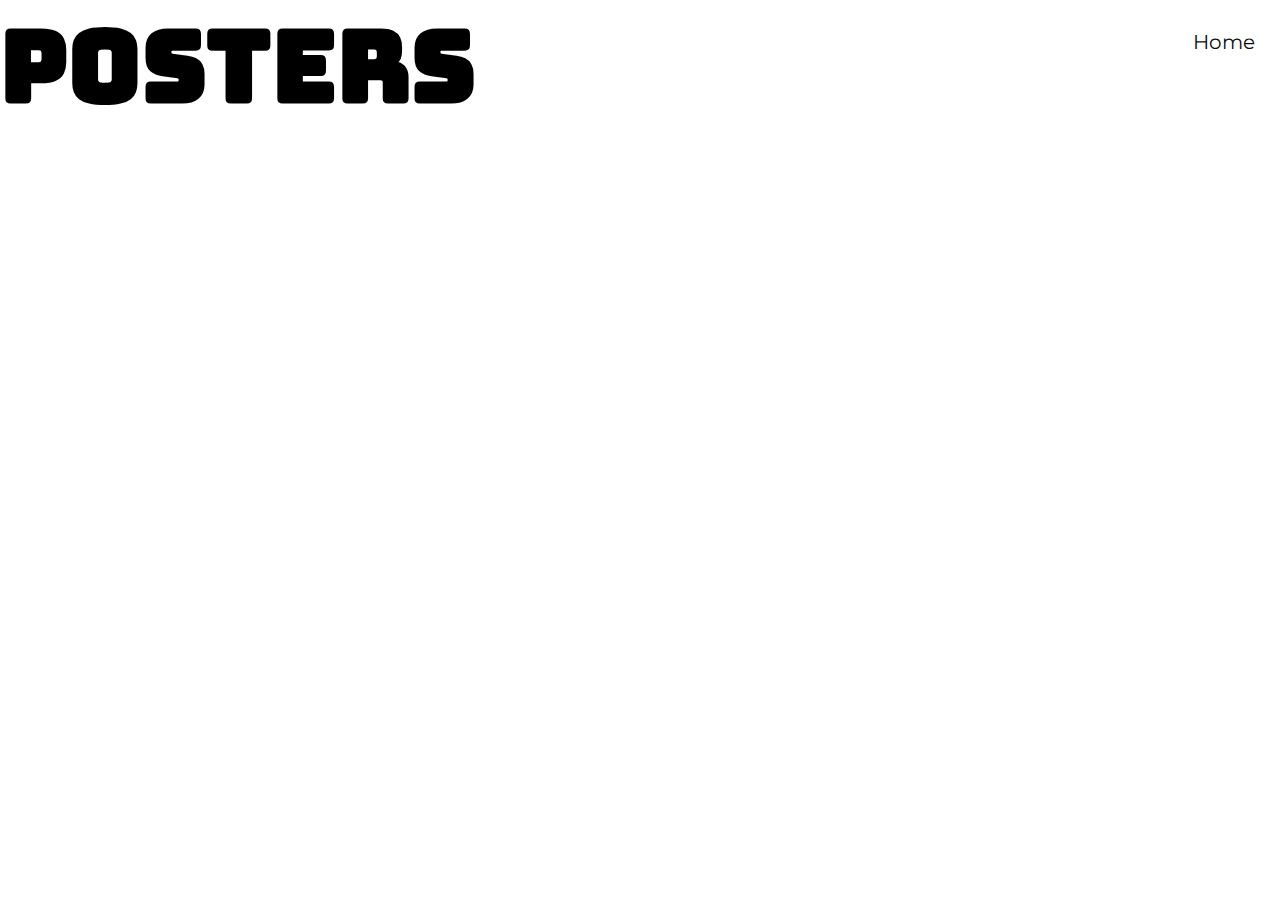
<file: website.html>
<!doctype html>

<html lang="en">

<head>
  <!-- Google tag (gtag.js) -->
  <script async src="https://www.googletagmanager.com/gtag/js?id=G-DME1W76YSR"></script>
  <script>
    window.dataLayer = window.dataLayer || [];

    function gtag() {
      dataLayer.push(arguments);
    }
    gtag('js', new Date());

    gtag('config', 'G-DME1W76YSR');
  </script>
  <meta charset="utf-8">
  <title>Elliott Nes</title>
  <meta name="description" content="">
  <meta name="viewport" content="width=device-width, initial-scale=1, shrink-to-fit=no">


  <!-- NOTE: CSS -->
  <link rel="stylesheet" href="css/mainstyle.css">
  <link rel="stylesheet" href="css/lemonade.css">
  <link rel="stylesheet" href="css/aos.css" />

  <!-- NOTE: Java -->
  <script type="text/javascript" src="js/nav.js"></script>
  <script src="js/aos.js"></script>

  <!-- NOTE: Google Fonts -->
  <link
    href="https://fonts.googleapis.com/css2?family=Bungee+Inline&family=Montserrat:ital,wght@0,300;0,600;1,400&display=swap"
    rel="stylesheet">


  <!-- NOTE: Favicon -->
  <link rel="shortcut icon" type="image/jpg" href="images/favicon.jpg" />

</head>

<body>
  <script>
    AOS.init();
  </script>


  <!-- NOTE: NAV BAR -->
  <div class="header frame">
    <h1 class="page-title">POSTERS</h1>
    <div class="menu">
      <a href="index.html" class="link">
        <div>Home</div>
        <div class="bar"></div>
      </a>


      <div id="myNav" class="overlay">

        <!-- Button to close the overlay navigation -->
        <a href="javascript:void(0)" class="closebtn" onclick="closeNav()">&times;</a>

        <!-- Overlay content -->
        <div class="overlay-content">
          <div class="overlay-content">
            <h6>ARTWORK</h6>
            <a href="indoor.html">INDOOR</a>
            <a href="mural.html">OUTDOOR</a>
            <H6>GRAPHIC DESIGN</H6>
            <a href="zine.html">ZINES</a>
            <a href="poster.html">POSTERS</a>
            <H6>WEB DEV</H6>
            <a href="website.html">WEBSITES</a>
          </div>

        </div>

        <!-- Use any element to open/show the overlay navigation menu
      <h5 class="work" onclick="openNav()">WORK</h5> -->

        <a href="#" class="link">
          <div onclick="openNav()">Work</div>
          <div class="bar"></div>
        </a>


        <div id="myNav1" class="overlay">

          <!-- Button to close the overlay navigation -->
          <a href="javascript:void(0)" class="closebtn" onclick="closeNav1()">&times;</a>

          <!-- Overlay content -->
          <div class="overlay-content frame">
            <span class="bit-4"></span>
            <span class="bit-2">
              <h1 class="alt">Elliott Nes</h1>
              <p style="text-align:center">
                Los Angeles, CA
              </p><br /><br />
              <p style="font-style: oblique; text-align:center">
                “With my paintings I explore the concepts of self developement, understanding that we are all in one
                form or another, coming together, or falling apart, often both at the same time.”
              </p><br /><br /><br />
              <p>
                I have been cutting and painting stencils for 10 years. After years of changing styles, my paintings are
                made from sharp lines and broken images. Influenced by living in the city and interacting with people
                from all walks of life, I
                appreciate things that aren’t perfect but still hold together. Combined with my love of graffiti I
                strive to to reflect the beauty in the city’s dark and gritty corners - to me that dichotomy is what
                makes a place
                authentic.</br></br>
                <a href="#" id="links">BEHANCE.COM/ELLIOTTNES1</a>
                <a href="#" id="links">INSTAGRAM.COM/ELLIOTTNES1</a><br />
              </p>
              <img src="images/about.jpg" class="aboutimg"><br /><br />
              <h1 class="alt">Exhibitions</h1><br />
              <p>
                2020 Mural - Mid-Wilshire - Los Angeles, CA <br />
                2019 Keep It Fresh Group Exhibition - Arts District - Los Angeles, CA <br />
                2018 Mural - Fever Recording Studios
                North Hollywood, CA<br />
                2018 Mural - Community Center
                South Central Los Angeles, CA<br />
                2017 Exhibition - Capitol Hill Art Walk
                Seattle, WA<br />


              </p>
              <br /><br />
              <h1 class="contact_mobile">Press</h1><br />
              <p class="footer">
                <a href="https://abc7.com/us-bank-tower-art-graffiti-street/11664769/" target="_blank" id="font_16">
                  ABC7
                  Los Angeles,
                  2022</a><br />
                <a href="https://shoutoutla.com/meet-elliott-nes-artist/" target="_blank" id="font_16"> ShoutoutLA,
                  2020</a><br />
                <a href="http://voyagela.com/interview/meet-elliott-nes-elliott-nes-mid-city/" target="_blank"
                  id="font_16">
                  Voyage LA, 2018</a>
              </p>
              <br />
              <br />
              <h1 class="contact_mobile"> Private Collections</h1><br />
              <p class="footer">
                Seattle, WA<br />
                San Francisco, CA<br />
                Los Angeles, CA
              </p>
              <br /><br /><br /><br /><br /><br />
              <br /><br />

            </span>
            <span class="bit-4"></span>
          </div>

        </div>

        <!-- NOTE:   <h5 class="about" onclick="openNav1()">ABOUT</h5>-->
        <a href="#" class="link">
          <div onclick="openNav1()">Contact</div>
          <div class="bar"></div>
        </a>

      </div>

      <div class="menu-burger">
        <div id="mySidenav" class="sidenav">
          <a href="javascript:void(0)" class="closebtn" onclick="closeNav3()">&times;</a>
          <div class="overlay-content">
            <a href="index.html">HOME</a>
            </br>
            </br>
            <h6>ARTWORK</h6>
            <a href="indoor.html">INDOOR</a>
            <a href="mural.html">OUTDOOR</a>
            <H6>GRAPHIC DESIGN</H6>
            <a href="zine.html">ZINES</a>
            <a href="poster.html">POSTERS</a>
            <H6>WEB DEV</H6>
            <a href="website.html">WEBSITES</a>
            <br />
            <br />
            <a href="contact.html">CONTACT</a>
          </div>


        </div>
        <div>
          <!-- Use any element to open the sidenav -->
          <p style="cursor:pointer;font-size:30px;" class="menu-burger" onclick="openNav3()">&#9776;
          </p>
        </div>
      </div>

    </div>
</body>
</file>
<file: css/style.css>
/* NOTE: Fonts */
body {
  overflow: hidden;
  /* Hide scrollbars */
}

h1 {
  font-family: 'Bungee Inline', sans-serif;
  font-size: 100px;
  color: black;
}

h5, h6 {
  font-family: 'Montserrat', sans-serif;
}

h3 {
  font-family: 'Montserrat', sans-serif;
  font-size: 14px
}

hr {
  width: 75%;
  margin: auto;
}

h1.alt {
  font-family: 'Bungee Inline', sans-serif;
  color: white;
  font-size: 26px
}

.time {
  position: absolute;
  left: 10px;
  top: 10px;
  font-size: 16px;
  font-weight: 300
}

.name {
  position: absolute;
  top: 50%;
  left: 50%;
  margin-right: -50%;
  transform: translate(-50%, -50%);
  z-index: 2
}

.profile {
  position: absolute;
  height: 75%;
  width: 33%;
  top: 50%;
  left: 50%;
  margin-right: -50%;
  transform: translate(-50%, -50%);
  z-index: 1;
  object-fit: cover;
}

.menu-burger {
  display: none;
}

#email {
  display: none;
}

@media (max-width: 50em) {
  h1 {
    font-size: 60px;
    text-align: center;
  }

  #email {
    display: block;
    position: absolute;
    bottom: 5px;
    left: 50%;
    margin-right: -50%;
    transform: translate(-50%, -50%);
  }

  .time {
    display: none;
  }

  .profile {
    position: absolute;
    height: 75%;
    width: 66%;
    top: 50%;
    left: 50%;
    margin-right: -50%;
    transform: translate(-50%, -50%);
    z-index: 1;
    object-fit: cover;
  }

  footer {
    display: none;
  }

  .menu-burger {
    display: inline;
    position: fixed;
    top: 20px;
    right: 40px;
    z-index: 5;
  }

  .sidenav {
    height: 100%;
    /* 100% Full-height */
    width: 0;
    /* 0 width - change this with JavaScript */
    position: fixed;
    /* Stay in place */
    z-index: 8;
    /* Stay on top */
    top: 0;
    /* Stay at the top */
    right: 0;
    background-color: #2C2C2C;
    /* Black*/
    overflow-x: hidden;
    /* Disable horizontal scroll */
    transition: 0.5s;
    /* 0.5 second transition effect to slide in the sidenav */
    transition-timing-function: cubic-bezier(1, .42, .71, 1);
  }

  .overlay-content {
    position: relative;
    top: 15%;
    /* 15% from the top */
    width: 100%;
    /* 100% width */
    margin-top: 10px;
    /* 30px top margin to avoid conflict with the close button on smaller screens */
  }

  .overlay-content a {
    padding: 8px;
    text-decoration: none;
    font-size: 30px;
    font-family: 'Montserrat', sans-serif;
    color: #f1f1f1;
    display: block;
    /* Display block instead of inline */
    transition: 0.3s;
    /* Transition effects on hover (color) */
  }

  .overlay-content h6 {
    font-size: 10px;
    font-family: 'Montserrat', sans-serif;
    color: #878787;
  }

  .closebtn:hover {
    color: #AC09BC;
    text-decoration: none;
  }

  .overlay-content a:hover, #links:hover {
    color: #AC09BC;
  }

  .overlay-content p {
    font-size: 16px;
    font-family: 'Montserrat', sans-serif;
    color: #f1f1f1;
    text-align: justify;
    text-justify: inter-word;
  }

  .closebtn {
    text-decoration: none;
    position: absolute;
    top: 20px;
    right: 45px;
    font-size: 30px;
    font-family: 'Bungee Inline', sans-serif;
    color: #f1f1f1;
  }

  #mobile-top {
    margin-top: 70px;
  }
}

.work {
  position: absolute;
  left: 25%;
  bottom: 5px;
  cursor: pointer;
  font-size: 28px;
  font-weight: 300;
}

.work:hover {
  color: #AC09BC;
  transition: 0.2s;
  transition-timing-function: cubic-bezier(.36, .65, .37, 1.02);
  text-decoration: none;
}

.about {
  position: absolute;
  right: 25%;
  bottom: 5px;
  cursor: pointer;
  font-size: 28px;
  font-weight: 300;
}

.about:hover {
  color: #AC09BC;
  transition: 0.2s;
  transition-timing-function: cubic-bezier(.36, .65, .37, 1.02);
  text-decoration: none;
}

/* NOTE: CONTACT DROPDOWN */
.aboutimg {
  width: 100%;
  height: 300px;
  object-fit: cover;
}

#links {
  text-align: center;
  text-decoration: underline;
  font-size: 16px;
  font-family: 'Montserrat', sans-serif;
  color: #f1f1f1;
  font-weight: 300;
}

.overlay {
  /* Height & width depends on how you want to reveal the overlay (see JS below) */
  height: 0%;
  width: 100%;
  position: fixed;
  /* Stay in place */
  z-index: 3;
  /* Sit on top */
  left: 0;
  bottom: 0;
  background-color: #2C2C2C;
  /* Black fallback color */
  overflow-x: hidden;
  /* Disable horizontal scroll */
  transition: 0.5s;
  /* 0.5 second transition effect to slide in or slide down the overlay (height or width, depending on reveal) */
}

/* Position the content inside the overlay */
.overlay-content {
  position: relative;
  top: 12%;
  /* 25% from the top */
  width: 100%;
  /* 100% width */
  text-align: center;
  /* Centered text/links */
  margin-top: 30px;
  /* 30px top margin to avoid conflict with the close button on smaller screens */
}

.overlay a {
  text-decoration: none;
  font-size: 36px;
  font-family: 'Montserrat', sans-serif;
  color: #f1f1f1;
  display: block;
  /* Display block instead of inline */
  transition: 0.3s;
  /* Transition effects on hover (color) */
  font-weight: 600;
}

#padding8 {
  padding: 8px;
}

.overlay h6 {
  font-size: 16px;
  font-family: 'Montserrat', sans-serif;
  color: #878787;
  margin-bottom: .5em;
}

.overlay a:hover, #links:hover {
  color: #AC09BC;
}

.overlay p {
  font-size: 16px;
  font-family: 'Montserrat', sans-serif;
  color: #f1f1f1;
  text-align: justify;
  text-justify: inter-word;
}

.overlay .closebtn {
  position: absolute;
  top: 20px;
  right: 45px;
  font-size: 60px;
  font-family: 'Bungee Inline', sans-serif;
}

@media screen and (max-height: 450px) {
  .overlay a {
    font-size: 20px
  }

  .overlay .closebtn {
    font-size: 40px;
    top: 15px;
    right: 35px;
  }
}

.header {
  width: 100%;
  text-align: right;
  position: relative;
}

.link {
  font-family: 'Montserrat', sans-serif;
  display: inline-block;
  padding: 15px 0;
  margin: 15px 25px;
  position: relative;
  text-decoration: none;
  text-transform: uppercase;
  color: #0f0f0f;
  font-weight: 800;
  font-size: 24px;

  .bar {
    width: 100%;
    display: inline-block;
    border-bottom: 5px solid black;
    position: absolute;
    bottom: 0;
    left: 0;
    opacity: 0;
    transition: all 300ms;
  }

  &:hover {
    .bar {
      opacity: 1;
      bottom: 5px;
    }
  }
}

.muralheight {
  width: 100%;
  height: 450px;
  object-fit: cover;
}

#emailaddress {
  text-align: center;
  font-size: 16px;
  font-family: 'Montserrat', sans-serif;
  color: #f1f1f1;
  padding: 8px;
}

#contact_date {
  color: grey;
  font-size: 11px;
  padding-top: 10px;
}

h1.contact {
  font-family: 'Bungee inline', sans-serif;
  font-size: 26px;
  text-align: center;
  color: white;
}

h1.contact_mobile {
  font-family: 'Bungee inline', sans-serif;
  font-size: 26px;
  text-align: center;
  color: black;
}

p.footer {
  text-align: center;
}

#font_16 {
  font-size: 16px;
  text-decoration: underline;
  font-weight: 300;
}
</file>
<file: css/lemonade.css>
* {
  margin: 0;
  padding: 0;
  box-sizing: border-box;
}

.frame {
  margin: 0 auto;
  max-width: 100%;
}

.frame:after {
  content: "";
  display: table;
  clear: both;
}

[class*='bit-'] {
  float: left;
  padding: 0.3em;
}

.bit-1 {
  width: 100%;
}

.bit-2 {
  width: 50%;
}

.bit-3 {
  width: 33.33333%;
}

.bit-3-zine-page {
  width: 33.33333%;
}

.bit-4 {
  width: 25%;
}

.bit-5 {
  width: 20%;
}

.bit-50 {
  width: 20%;
}

.bit-6 {
  width: 16.66667%;
}

.bit-7 {
  width: 14.28571%;
}

.bit-8 {
  width: 12.5%;
}

.bit-9 {
  width: 11.11111%;
}

.bit-10 {
  width: 10%;
}

.bit-11 {
  width: 9.09091%;
}

.bit-12 {
  width: 8.33333%;
}

.bit-25 {
  width: 25%;
}

.bit-4percent {
  width: 4%;
}

.bit-125 {
  width: 12.5%;
}

.bit-15 {
  width: 15%;
}

.bit-33 {
  width: 33%;
}

.bit-40 {
  width: 40%;
}

.bit-60 {
  width: 60%;
}

.bit-75 {
  width: 75%;
}

@media (max-width: 30em) {
  .bit-1 {
    width: 100%;
  }

  .bit-2 {
    width: 100%;
  }

  .bit-3 {
    width: 100%;
  }

  .bit-3-zine-page {
    width: 50%;
  }

  .bit-4 {
    width: 100%;
  }
  .bit-4percent {
    width: 0%;
  }
  .bit-5 {
    width: 100%;
  }

  .bit-40,
  .bit-50 {
    width: 33%;
  }

  .bit-6 {
    width: 100%;
  }

  .bit-7 {
    width: 100%;
  }

  .bit-8 {
    width: 100%;
  }

  .bit-9 {
    width: 100%;
  }

  .bit-10 {
    width: 100%;
  }

  .bit-11 {
    width: 100%;
  }

  .bit-12 {
    width: 100%;
  }

  .bit-33 {
    width: 46%
  }

  .bit-15 {
    width: 0%
  }
}

@media (min-width: 30em) and (max-width: 50em) {

  .bit-4,
  .bit-6,
  .bit-8,
  .bit-10,
  .bit-12 {
    width: 50%;
  }

  .bit-33 {
    width: 48%
  }

  .bit-15 {
    width: 0%
  }

  .bit-40,
  .bit-50 {
    width: 33%;
  }

  .bit-1,
  .bit-2,
  .bit-3,
  .bit-7,
  .bit-9,
  .bit-11 {
    width: 100%;
  }

  .bit-3-zine-page {
    width: 50%;
  }
}

@media (min-width: 50em) and (max-width: 68.75em) {

  .bit-2,
  .bit-7 {
    width: 100%;
  }

  .bit-50 {
    width: 20%;
  }

  .bit-4,
  .bit-8,
  .bit-10,
  .bit-12 {
    width: 50%;
  }
}
</file>
<file: css/mainstyle.css>
h1 {
  font-family: 'Bungee Inline', sans-serif;
  font-size: 100px;
  color: black;

}

#white {
  color: white;
}

h5,
h6,
p {
  font-family: 'Montserrat', sans-serif;
}

h3 {
  font-family: 'Montserrat', sans-serif;
  font-size: 14px
}

h2 {
  font-family: 'Montserrat', sans-serif;
  font-size: 22px
}

hr {
  width: 75%;
  margin: auto;
}

a {
  color: black;
}

h1.alt {
  font-family: 'Bungee inline', sans-serif;
  color: white;
  font-size: 26px
}

h1.contact {
  font-family: 'Bungee inline', sans-serif;
  font-size: 26px;
  text-align: center;
}

.footerbox {
  border: 1px solid black;
  margin: 10px;
  padding: 10px 0px;
  background: white;
}

h1.footer {
  font-family: 'Bungee inline', sans-serif;
  color: black;
  font-size: 26px;
  text-align: center;
}

p.footer {
  text-align: center;
}

.copyright {
  margin-top: 40px;
  margin-bottom: 15px;
  font-size: 11px;
}

/* NOTE: Header/Nav */
.header {
  width: 100%;
  text-align: right;
  position: relative;
}

.page-title {
  position: absolute;
  top: -15;
  left: 0;
}

.menu-burger {
  display: none
}


#mobile-top {
  margin-top: 50px;
}

.link {
  font-family: 'Montserrat', sans-serif;
  display: inline-block;
  padding: 15px 0;
  margin: 15px 25px;
  position: relative;
  text-decoration: none;
  color: #0f0f0f;
  font-size: 20px;
}

#linkzine {
  color: white;
}

#linkzine:hover {
  transform: translateY(-3px);
  transition-timing-function: cubic-bezier(.17, .67, .55, .97);
}

/* NOTE: CONTACT DROPDOWN */
.aboutimg {
  width: 100%;
  height: 300px;
  object-fit: cover;
}

#links {
  text-align: center;
  text-decoration: underline;
  font-size: 16px;
  font-family: 'Montserrat', sans-serif;
  color: #f1f1f1;
  font-weight: 300;
}

#links-contact {
  text-align: center;
  text-decoration: underline;
  font-size: 16px;
  font-family: 'Montserrat', sans-serif;
}

#emailaddress {
  text-align: center;
  font-size: 16px;
  font-family: 'Montserrat', sans-serif;
  color: #f1f1f1;
  padding: 8px;
}

#emailaddresscontact {
  text-align: center;
  font-size: 16px;
  font-family: 'Montserrat', sans-serif;
  padding: 8px;
}

.overlay {
  /* Height & width depends on how you want to reveal the overlay (see JS below) */
  height: 0%;
  width: 100%;
  position: fixed;
  /* Stay in place */
  z-index: 3;
  /* Sit on top */
  left: 0;
  bottom: 0;
  background-color: #2C2C2C;
  /* Black fallback color */
  overflow-x: hidden;
  /* Disable horizontal scroll */
  transition: 0.5s;
  /* 0.5 second transition effect to slide in or slide down the overlay (height or width, depending on reveal) */
}

/* Position the content inside the overlay */
.overlay-content {
  position: relative;
  top: 12%;
  /* 25% from the top */
  width: 100%;
  /* 100% width */
  text-align: center;
  /* Centered text/links */
  margin-top: 30px;
  /* 30px top margin to avoid conflict with the close button on smaller screens */
}

.overlay a {
  text-decoration: none;
  font-size: 36px;
  font-family: 'Montserrat', sans-serif;
  color: #f1f1f1;
  display: block;
  /* Display block instead of inline */
  transition: 0.3s;
  /* Transition effects on hover (color) */
  font-weight: 600;
}

.overlay h6 {
  font-size: 16px;
  font-family: 'Montserrat', sans-serif;
  color: #878787;
}

.overlay a:hover,
#links:hover,
#linkzine:hover,
#links-contact:hover,
#padding8:hover {
  color: #AC09BC;
}

.overlay p {
  font-size: 16px;
  font-family: 'Montserrat', serif;
  color: #f1f1f1;
  text-align: justify;
  text-justify: inter-word;
}

.overlay .closebtn {
  position: absolute;
  top: 20px;
  right: 45px;
  font-size: 60px;
  font-family: 'Bungee Inline', cursive;
}

@media screen and (max-height: 450px) {
  .overlay a {
    font-size: 20px
  }

  .overlay .closebtn {
    font-size: 40px;
    top: 15px;
    right: 35px;
  }
}

#top-margin {
  margin-top: 60px;
}

#footer-margin {
  margin-top: 40px;
}

#muraltext {
  margin-top: -12px;
}

#padding8 {
  padding: 8px;
}

.date {
  text-align: right;
}

.bg-black {
  background-color: #1C1C1C
}

.muralheight {
  width: 100%;
  height: 450px;
  object-fit: cover;
  margin-top: 20px;
}

.posterheight {
  width: 100%;
  object-fit: cover;
  margin-top: 20px;
  padding: 10px;
  border: 1px solid lightgrey;
}

.zineheight {
  width: 100%;
  object-fit: cover;
  margin-top: 20px;
  border: 1px black solid
}

.mischeight{
  width: 100%;
  height: 300px;
  object-fit: cover;
  padding: 5px;
  margin-top: 20px;
  border: 1px black solid;
  cursor: pointer;
}
.mischeight:hover{
  opacity: 70%;
  transition: 0.3s;
}
#contact_date {
  color: grey;
  font-size: 11px;
  padding-top: 10px;
}

#font_16 {
  font-size: 16px;
  text-decoration: underline;
  font-weight: 300;
}

h1.contact {
  font-family: 'Bungee inline', sans-serif;
  font-size: 26px;
  text-align: center;
  color: white;
}

h1.contact_mobile {
  font-family: 'Bungee inline', sans-serif;
  font-size: 26px;
  text-align: center;
  color: black;
}

p.footer {
  text-align: center;
}

a:hover {
  color: #AC09BC;
}

@media (min-width: 50em) and (max-width: 68.75em) {
  h1 {
    font-size: 80px;
  }
}

@media (max-width: 50em) {
  h1 {
    font-size: 35px
  }
  .page-title {
    position: absolute;
    top: 15px;
    left: 5px;
  }
  
  .posterheight {
      width: 100%;
      object-fit: cover;
      margin-top: 10px;
      padding: 5px;
      border: .5px solid lightgrey;
  }
  .mischeight{
    width: 100%;
    height: 100px;
    object-fit: cover;
    padding: 5px;
    margin-top: 10px;
    border: .5px black solid;
    cursor: pointer;
  }
  .muralheight {
    width: 100%;
    height: 250px;
    object-fit: cover;
    margin-top: 20px;
  }
  
  .menu {
    display: none;
  }

  .menu-burger {
    display: inline;
    position: absolute;
    top: 5px;
    right: 10px;
    z-index: 2;
  }

  .sidenav {
    height: 100%;
    /* 100% Full-height */
    width: 0;
    /* 0 width - change this with JavaScript */
    position: fixed;
    /* Stay in place */
    z-index: 8;
    /* Stay on top */
    top: 0;
    /* Stay at the top */
    right: 0;
    background-color: #2C2C2C;
    /* Black*/
    overflow-x: hidden;
    /* Disable horizontal scroll */
    transition: 0.5s;
    /* 0.5 second transition effect to slide in the sidenav */
    transition-timing-function: cubic-bezier(1, .42, .71, 1);
  }

  .overlay-content {
    position: relative;
    top: 12%;
    /* 25% from the top */
    width: 100%;
    /* 100% width */
    margin-top: 30px;
    /* 30px top margin to avoid conflict with the close button on smaller screens */
  }

  .email {
    padding: 8px;
    text-decoration: none;
    font-size: 30px;
    font-family: 'Montserrat', sans-serif;
    color: #f1f1f1;
    display: block;
    text-align: center;
  }

  .overlay-content a {
    padding: 8px;
    text-decoration: none;
    font-size: 30px;
    font-family: 'Montserrat', sans-serif;
    color: #f1f1f1;
    display: block;
    /* Display block instead of inline */
    transition: 0.3s;
    /* Transition effects on hover (color) */
  }

  .overlay-content h6 {
    font-size: 10px;
    font-family: 'Montserrat', sans-serif;
    color: #878787;
  }

  .overlay-content a:hover,
  #links:hover {
    color: #AC09BC;
  }

  .overlay-content p {
    font-size: 16px;
    font-family: 'Montserrat', sans-serif;
    color: #f1f1f1;
    text-align: justify;
    text-justify: inter-word;
  }

  .closebtn {
    text-decoration: none;
    position: absolute;
    top: 20px;
    right: 45px;
    font-size: 30px;
    font-family: 'Bungee Inline', cursive;
    color: #f1f1f1;
  }

  #mobile-top {
    margin-top: 70px;
  }
}
</file>
